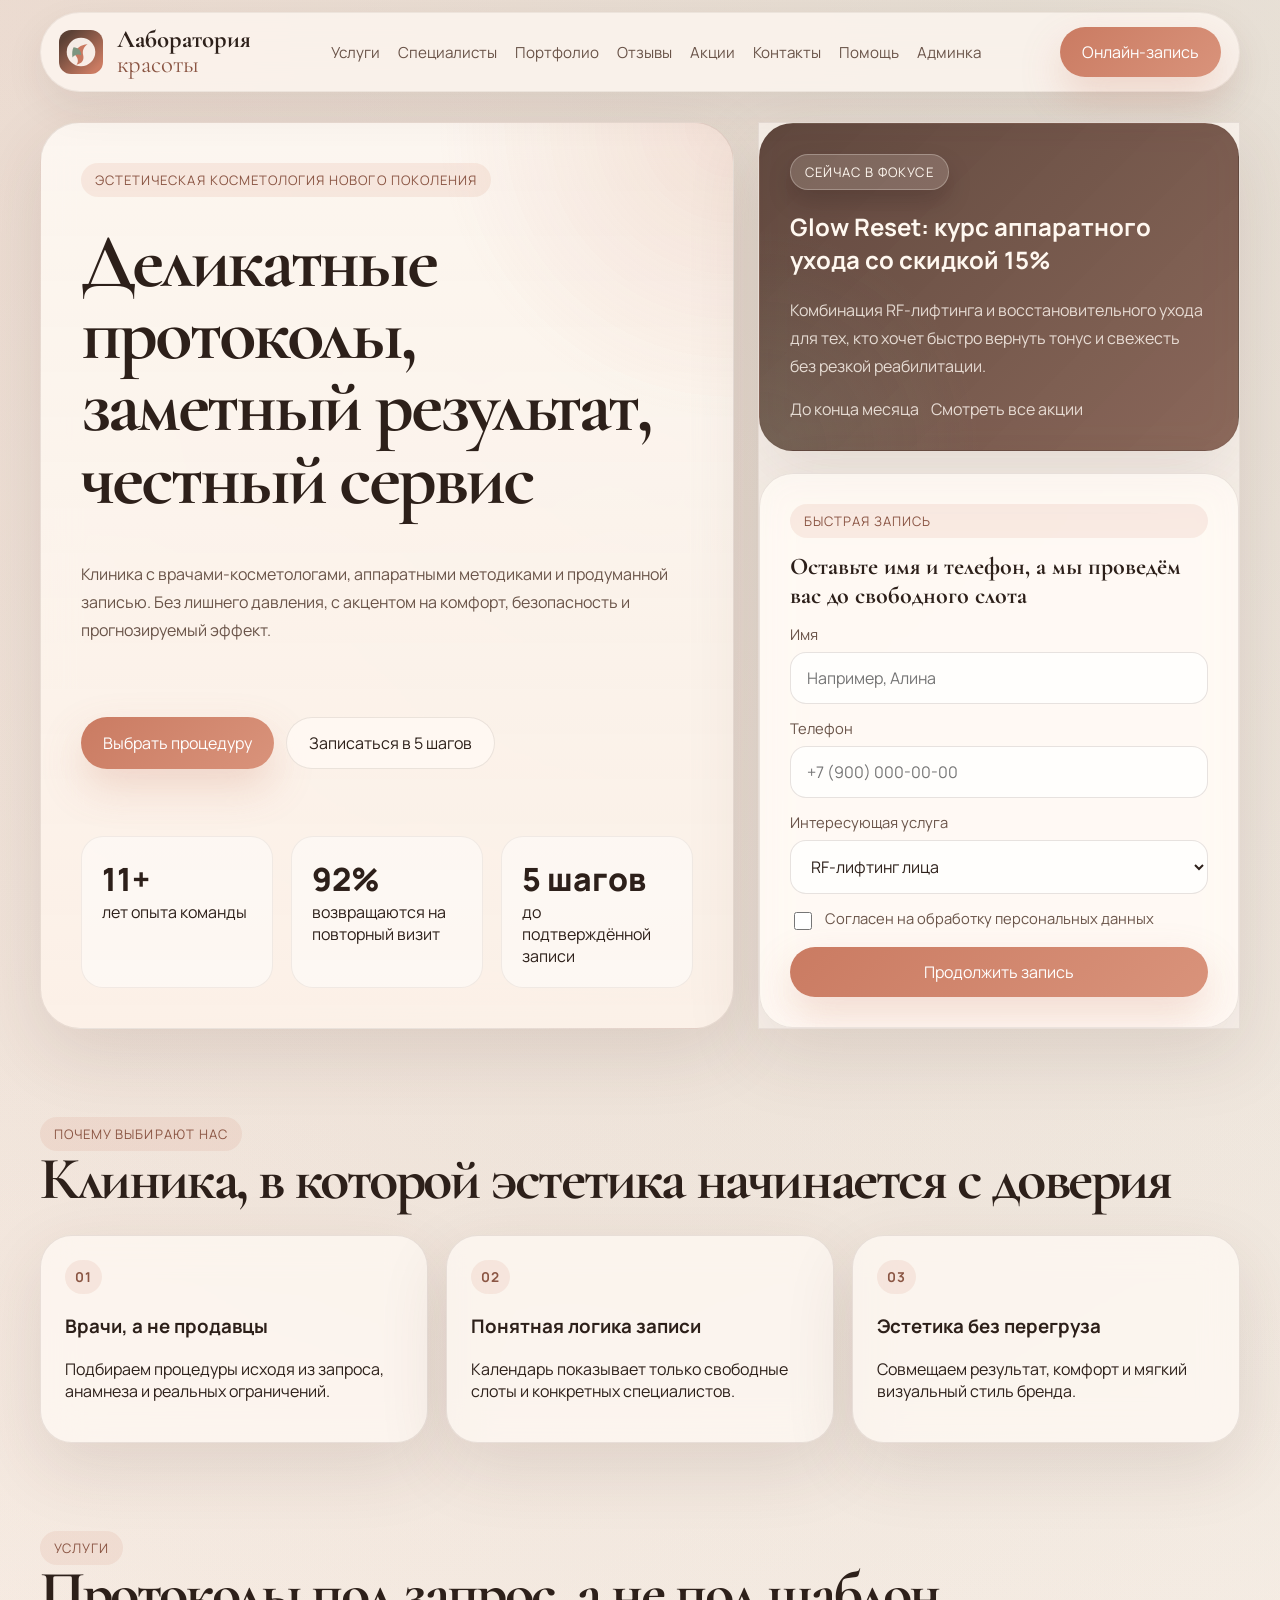
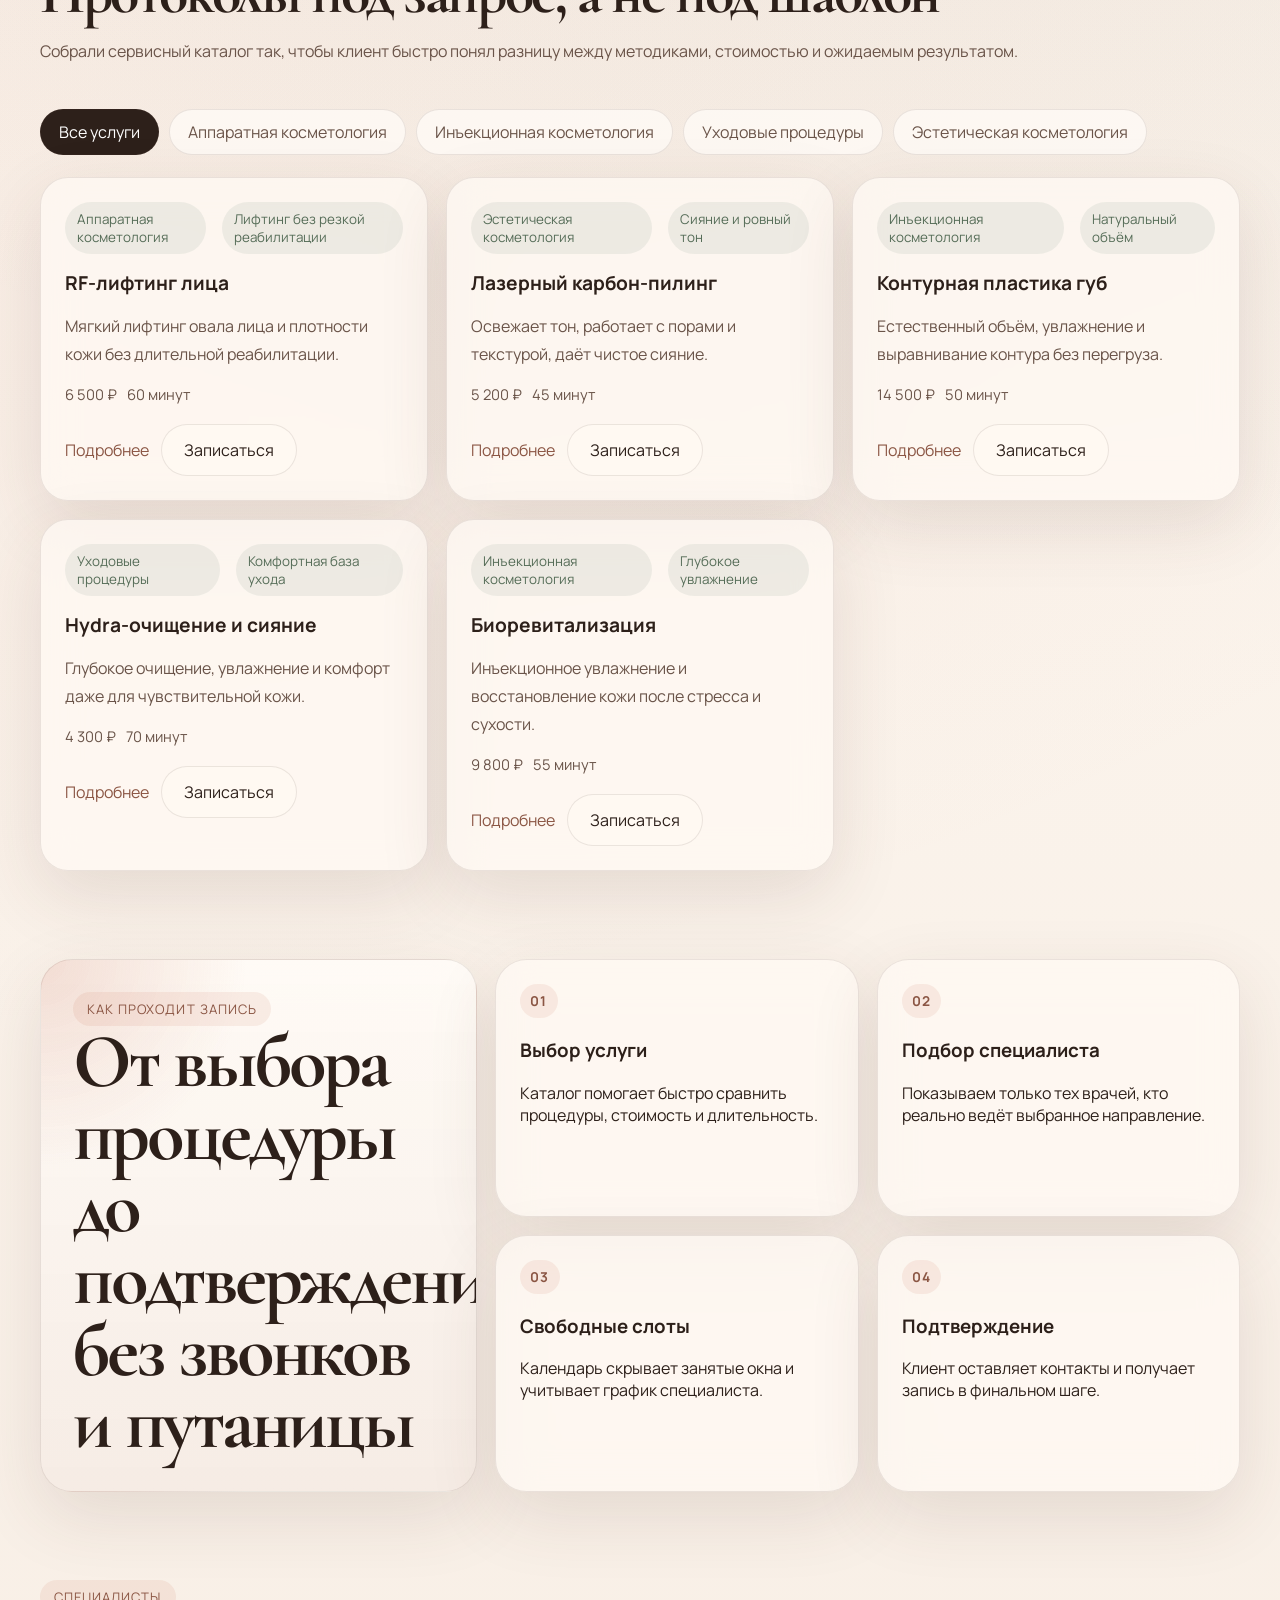
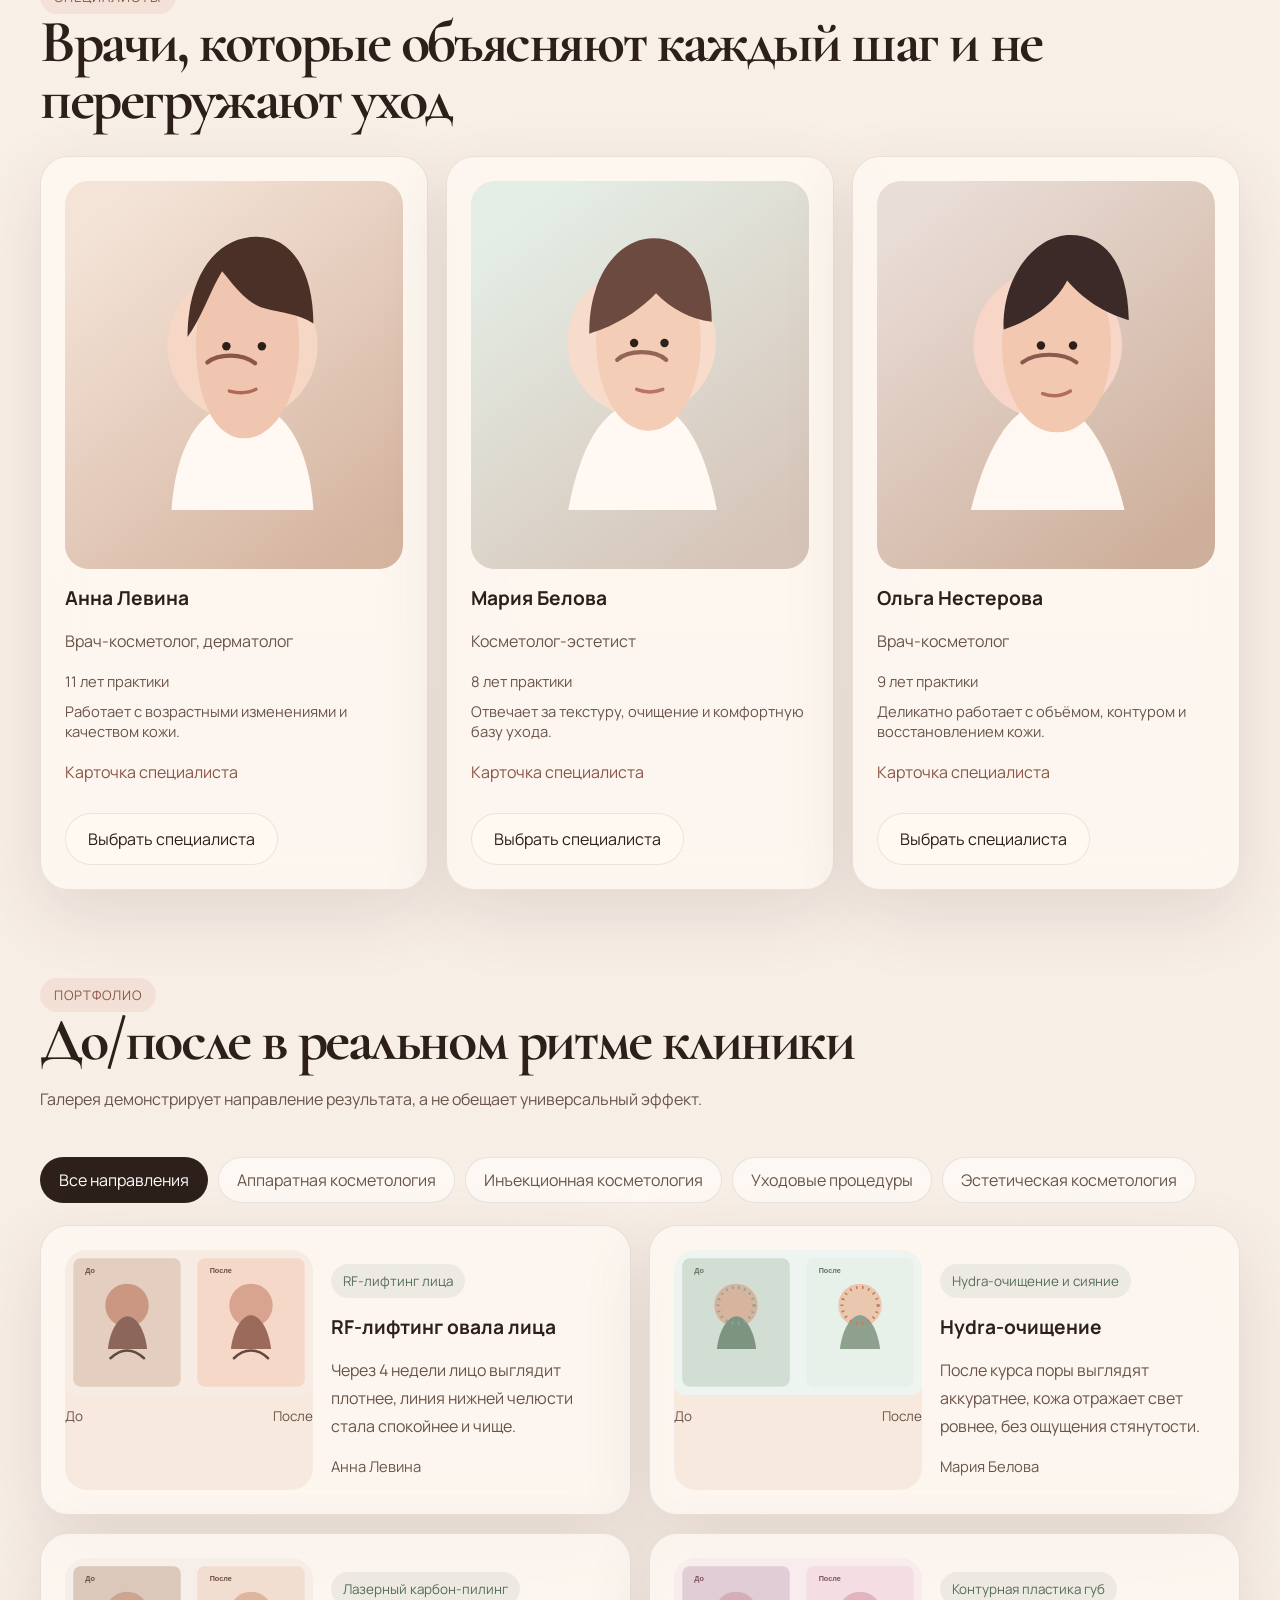
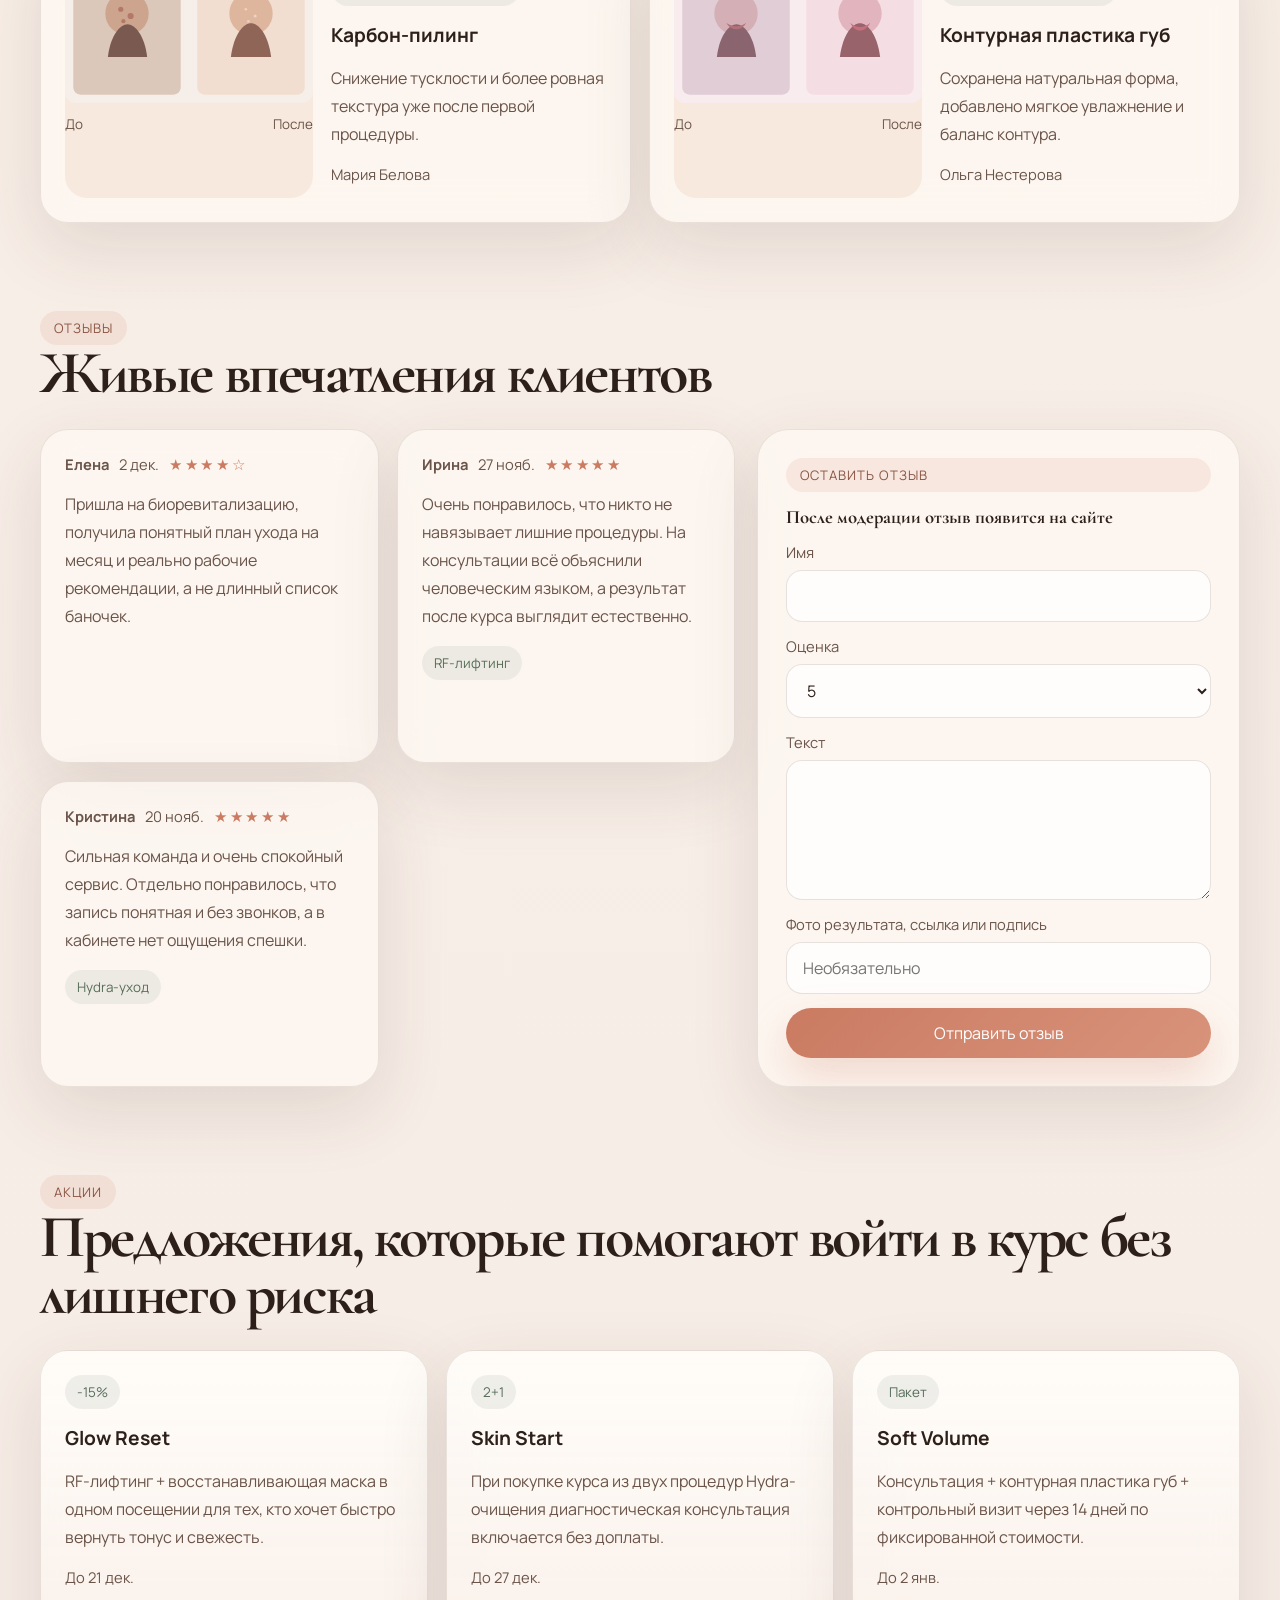
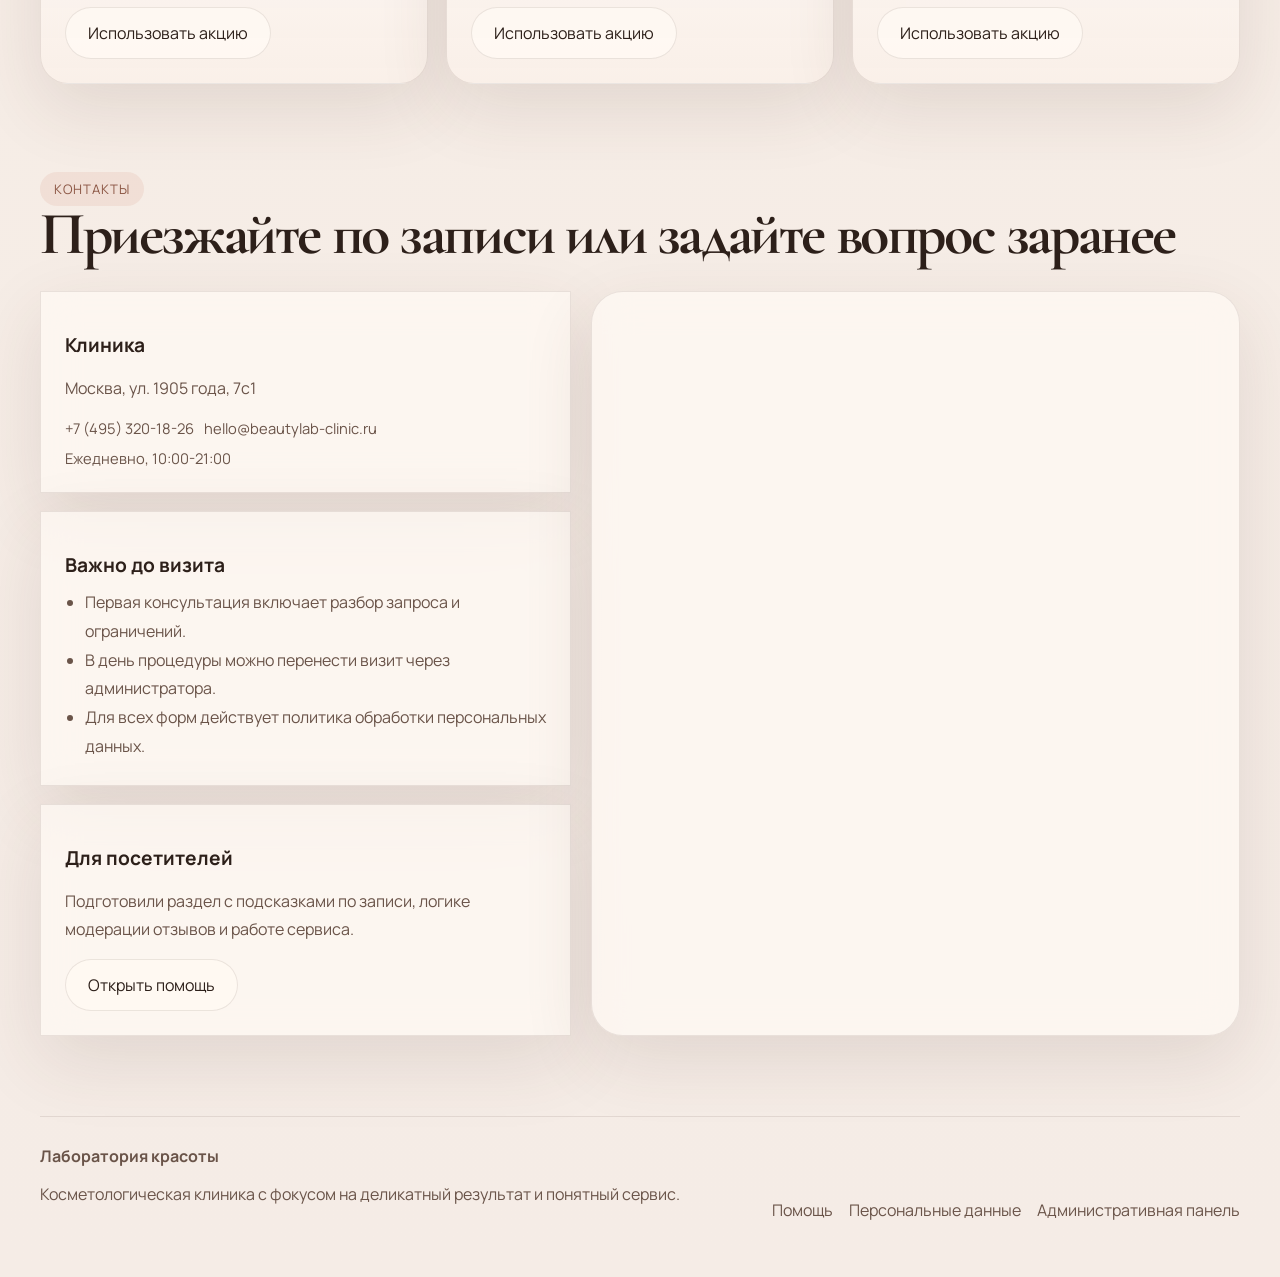
<file: index.html>
<!DOCTYPE html>
<html lang="ru">
  <head>
    <meta charset="UTF-8" />
    <meta name="viewport" content="width=device-width, initial-scale=1.0" />
    <title>Лаборатория красоты</title>
    <meta
      name="description"
      content="Сайт косметологической клиники «Лаборатория красоты»: услуги, специалисты, акции, портфолио и онлайн-запись."
    />
    <link rel="stylesheet" href="./assets/styles/main.css" />
  </head>
  <body>
    <div class="page-noise" aria-hidden="true"></div>
    <div id="siteShell"></div>

    <script src="./assets/js/data.js" defer></script>
    <script src="./assets/js/store.js" defer></script>
    <script src="./assets/js/home-shell.js" defer></script>
    <script src="./assets/js/home-helpers.js" defer></script>
    <script src="./assets/js/app.js" defer></script>
  </body>
</html>
</file>
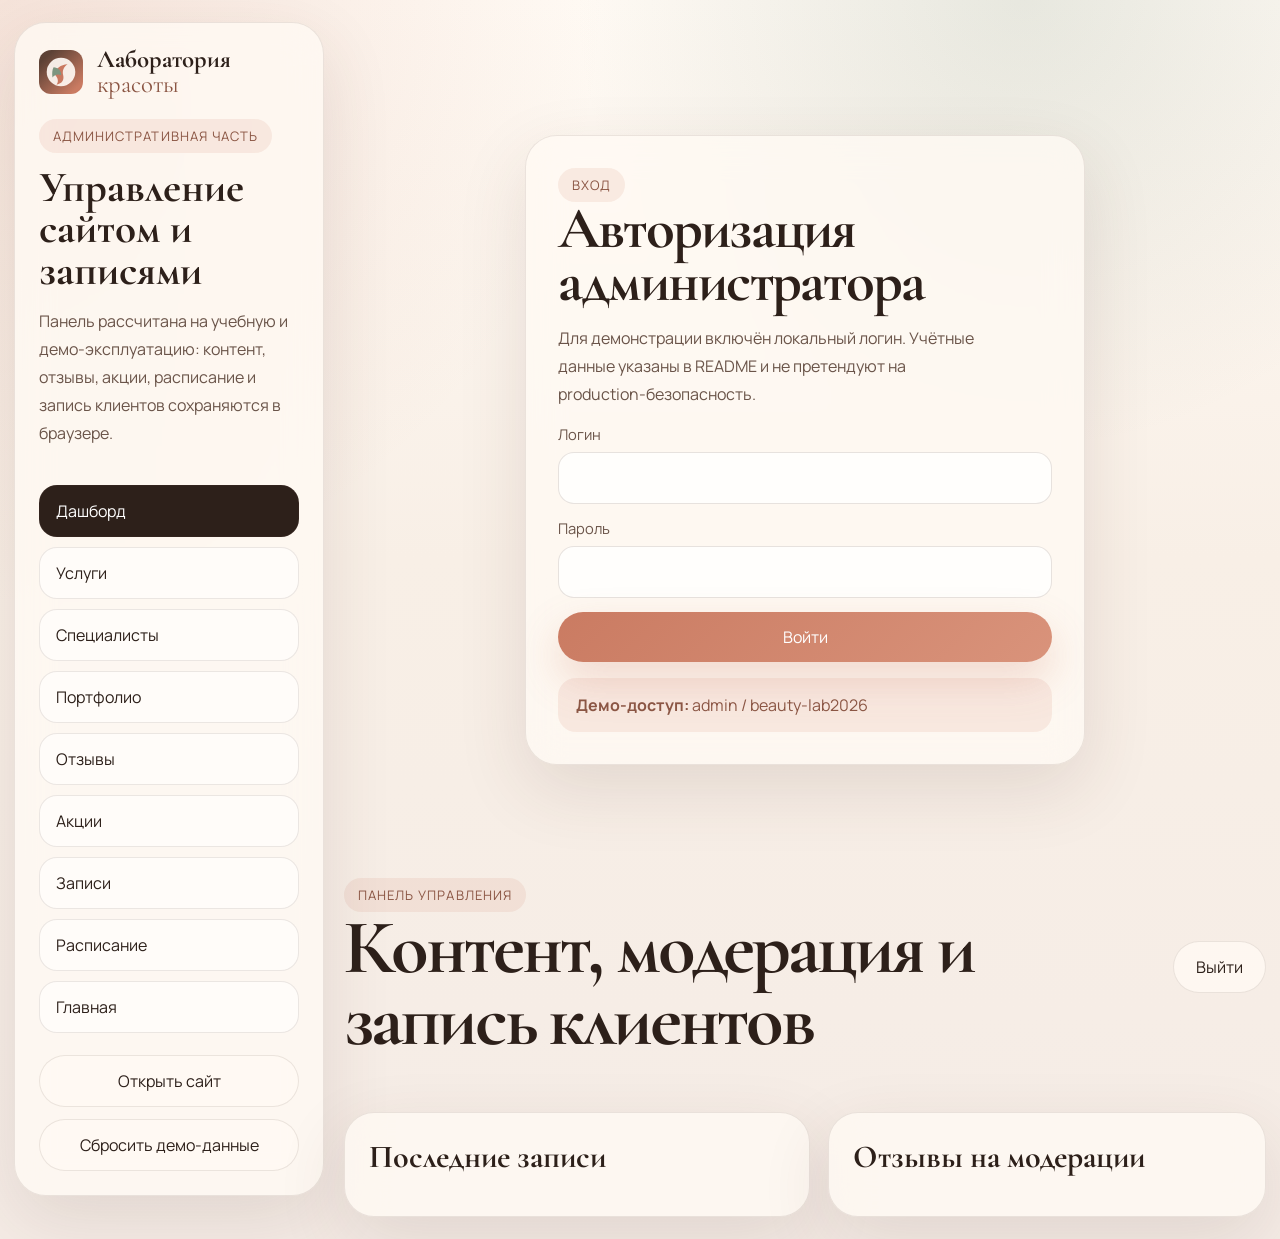
<file: admin.html>
<!DOCTYPE html>
<html lang="ru">
  <head>
    <meta charset="UTF-8" />
    <meta name="viewport" content="width=device-width, initial-scale=1.0" />
    <title>Админка | Лаборатория красоты</title>
    <meta
      name="description"
      content="Административная панель косметологической клиники «Лаборатория красоты»."
    />
    <link rel="stylesheet" href="./assets/styles/main.css" />
    <link rel="stylesheet" href="./assets/styles/admin.css" />
  </head>
  <body class="admin-body">
    <div class="admin-shell">
      <aside class="admin-sidebar">
        <a class="brand" href="./index.html">
          <img src="./assets/media/logo.svg" alt="" />
          <span>
            <strong>Лаборатория</strong>
            <em>красоты</em>
          </span>
        </a>

        <div class="sidebar-copy">
          <span class="section-tag">Административная часть</span>
          <h1>Управление сайтом и записями</h1>
          <p>
            Панель рассчитана на учебную и демо-эксплуатацию: контент, отзывы, акции, расписание
            и запись клиентов сохраняются в браузере.
          </p>
        </div>

        <nav class="admin-nav" id="adminNav">
          <button class="admin-nav-link is-active" type="button" data-panel-target="dashboard">
            Дашборд
          </button>
          <button class="admin-nav-link" type="button" data-panel-target="services">Услуги</button>
          <button class="admin-nav-link" type="button" data-panel-target="specialists">
            Специалисты
          </button>
          <button class="admin-nav-link" type="button" data-panel-target="portfolio">
            Портфолио
          </button>
          <button class="admin-nav-link" type="button" data-panel-target="reviews">Отзывы</button>
          <button class="admin-nav-link" type="button" data-panel-target="promotions">Акции</button>
          <button class="admin-nav-link" type="button" data-panel-target="appointments">
            Записи
          </button>
          <button class="admin-nav-link" type="button" data-panel-target="schedule">
            Расписание
          </button>
          <button class="admin-nav-link" type="button" data-panel-target="homepage">Главная</button>
        </nav>

        <div class="sidebar-actions">
          <a class="button button-secondary" href="./index.html">Открыть сайт</a>
          <button class="button button-secondary" id="resetDemoData" type="button">
            Сбросить демо-данные
          </button>
        </div>
      </aside>

      <main class="admin-main">
        <section class="login-screen" id="loginScreen">
          <div class="login-card">
            <div class="section-tag">Вход</div>
            <h2>Авторизация администратора</h2>
            <p>
              Для демонстрации включён локальный логин. Учётные данные указаны в README и не
              претендуют на production-безопасность.
            </p>

            <form id="loginForm" class="admin-form">
              <label>
                <span>Логин</span>
                <input type="text" name="username" required />
              </label>

              <label>
                <span>Пароль</span>
                <input type="password" name="password" required />
              </label>

              <button class="button button-primary" type="submit">Войти</button>
            </form>

            <div class="login-hint">
              <strong>Демо-доступ:</strong>
              <span>admin / beauty-lab2026</span>
            </div>
          </div>
        </section>

        <section class="admin-app" id="adminApp" hidden>
          <header class="admin-topbar">
            <div>
              <div class="section-tag">Панель управления</div>
              <h2>Контент, модерация и запись клиентов</h2>
            </div>
            <button class="button button-secondary" id="logoutButton" type="button">
              Выйти
            </button>
          </header>

          <section class="admin-panel is-active" data-panel="dashboard">
            <div class="stats-grid" id="dashboardStats"></div>
            <div class="dashboard-grid">
              <article class="admin-card">
                <div class="card-head">
                  <h3>Последние записи</h3>
                </div>
                <div id="recentAppointments"></div>
              </article>

              <article class="admin-card">
                <div class="card-head">
                  <h3>Отзывы на модерации</h3>
                </div>
                <div id="pendingReviews"></div>
              </article>
            </div>
          </section>

          <section class="admin-panel" data-panel="services">
            <div class="two-column-admin">
              <article class="admin-card">
                <div class="card-head">
                  <h3>Добавить или редактировать услугу</h3>
                </div>

                <form class="admin-form" id="serviceForm">
                  <input type="hidden" name="id" />
                  <label>
                    <span>Название</span>
                    <input type="text" name="name" required />
                  </label>

                  <label>
                    <span>Категория</span>
                    <select name="categoryId" id="serviceCategorySelect" required></select>
                  </label>

                  <div class="compact-grid">
                    <label>
                      <span>Цена, ₽</span>
                      <input type="number" name="price" min="0" required />
                    </label>
                    <label>
                      <span>Длительность</span>
                      <input type="text" name="duration" required />
                    </label>
                  </div>

                  <label>
                    <span>Короткое описание</span>
                    <textarea name="teaser" rows="3" required></textarea>
                  </label>

                  <label>
                    <span>Описание услуги</span>
                    <textarea name="description" rows="5" required></textarea>
                  </label>

                  <label>
                    <span>Показания, по одному на строку</span>
                    <textarea name="indications" rows="4"></textarea>
                  </label>

                  <label>
                    <span>Противопоказания, по одному на строку</span>
                    <textarea name="contraindications" rows="4"></textarea>
                  </label>

                  <label>
                    <span>Акцент на карточке</span>
                    <input type="text" name="accent" required />
                  </label>

                  <label>
                    <span>Специалисты</span>
                    <select name="specialistIds" id="serviceSpecialistSelect" multiple size="6"></select>
                  </label>

                  <div class="form-actions">
                    <button class="button button-primary" type="submit">Сохранить услугу</button>
                    <button class="button button-secondary" id="serviceCancelEdit" type="button">
                      Очистить форму
                    </button>
                  </div>
                </form>
              </article>

              <div class="stacked-admin">
                <article class="admin-card">
                  <div class="card-head">
                    <h3>Категории услуг</h3>
                  </div>

                  <form class="admin-form" id="categoryForm">
                    <input type="hidden" name="id" />
                    <label>
                      <span>Название категории</span>
                      <input type="text" name="name" required />
                    </label>
                    <label>
                      <span>Описание</span>
                      <textarea name="description" rows="3" required></textarea>
                    </label>
                    <div class="form-actions">
                      <button class="button button-primary" type="submit">Сохранить категорию</button>
                      <button class="button button-secondary" id="categoryCancelEdit" type="button">
                        Очистить форму
                      </button>
                    </div>
                  </form>
                  <div id="categoryList" class="admin-list"></div>
                </article>

                <article class="admin-card">
                  <div class="card-head">
                    <h3>Текущий каталог</h3>
                  </div>
                  <div id="serviceList" class="admin-list"></div>
                </article>
              </div>
            </div>
          </section>

          <section class="admin-panel" data-panel="specialists">
            <div class="two-column-admin">
              <article class="admin-card">
                <div class="card-head">
                  <h3>Карточка специалиста</h3>
                </div>

                <form class="admin-form" id="specialistForm">
                  <input type="hidden" name="id" />
                  <label>
                    <span>ФИО</span>
                    <input type="text" name="name" required />
                  </label>

                  <label>
                    <span>Должность</span>
                    <input type="text" name="role" required />
                  </label>

                  <div class="compact-grid">
                    <label>
                      <span>Стаж, лет</span>
                      <input type="number" name="experience" min="0" required />
                    </label>
                    <label>
                      <span>Короткий тезис</span>
                      <input type="text" name="tagline" required />
                    </label>
                  </div>

                  <label>
                    <span>Описание</span>
                    <textarea name="about" rows="5" required></textarea>
                  </label>

                  <label>
                    <span>Образование и сертификаты, по одному на строку</span>
                    <textarea name="education" rows="5"></textarea>
                  </label>

                  <label>
                    <span>Фокус, по одному на строку</span>
                    <textarea name="focus" rows="4"></textarea>
                  </label>

                  <label>
                    <span>Изображение, ссылка или локальный SVG-путь</span>
                    <input type="text" name="image" required />
                  </label>

                  <div class="form-actions">
                    <button class="button button-primary" type="submit">
                      Сохранить специалиста
                    </button>
                    <button class="button button-secondary" id="specialistCancelEdit" type="button">
                      Очистить форму
                    </button>
                  </div>
                </form>
              </article>

              <article class="admin-card">
                <div class="card-head">
                  <h3>Список специалистов</h3>
                </div>
                <div id="specialistList" class="admin-list"></div>
              </article>
            </div>
          </section>

          <section class="admin-panel" data-panel="portfolio">
            <div class="two-column-admin">
              <article class="admin-card">
                <div class="card-head">
                  <h3>Карточка портфолио</h3>
                </div>

                <form class="admin-form" id="portfolioForm">
                  <input type="hidden" name="id" />

                  <label>
                    <span>Название кейса</span>
                    <input type="text" name="title" required />
                  </label>

                  <label>
                    <span>Услуга</span>
                    <select name="serviceId" id="portfolioServiceSelect" required></select>
                  </label>

                  <label>
                    <span>Специалист</span>
                    <select name="specialistId" id="portfolioSpecialistSelect" required></select>
                  </label>

                  <label>
                    <span>Описание результата</span>
                    <textarea name="summary" rows="4" required></textarea>
                  </label>

                  <label>
                    <span>Изображение, ссылка или локальный SVG-путь</span>
                    <input type="text" name="image" required />
                  </label>

                  <div class="form-actions">
                    <button class="button button-primary" type="submit">Сохранить кейс</button>
                    <button class="button button-secondary" id="portfolioCancelEdit" type="button">
                      Очистить форму
                    </button>
                  </div>
                </form>
              </article>

              <article class="admin-card">
                <div class="card-head">
                  <h3>Галерея работ</h3>
                </div>
                <div id="portfolioList" class="admin-list"></div>
              </article>
            </div>
          </section>

          <section class="admin-panel" data-panel="reviews">
            <article class="admin-card">
              <div class="card-head">
                <h3>Модерация отзывов</h3>
              </div>
              <div id="reviewModerationList" class="admin-list"></div>
            </article>
          </section>

          <section class="admin-panel" data-panel="promotions">
            <div class="two-column-admin">
              <article class="admin-card">
                <div class="card-head">
                  <h3>Акция или спецпредложение</h3>
                </div>

                <form class="admin-form" id="promotionForm">
                  <input type="hidden" name="id" />

                  <label>
                    <span>Название</span>
                    <input type="text" name="title" required />
                  </label>

                  <label>
                    <span>Бейдж</span>
                    <input type="text" name="badge" required />
                  </label>

                  <label>
                    <span>Описание</span>
                    <textarea name="description" rows="5" required></textarea>
                  </label>

                  <label>
                    <span>Условия</span>
                    <textarea name="terms" rows="4" required></textarea>
                  </label>

                  <label>
                    <span>Дата окончания</span>
                    <input type="date" name="validUntil" required />
                  </label>

                  <div class="form-actions">
                    <button class="button button-primary" type="submit">Сохранить акцию</button>
                    <button class="button button-secondary" id="promotionCancelEdit" type="button">
                      Очистить форму
                    </button>
                  </div>
                </form>
              </article>

              <article class="admin-card">
                <div class="card-head">
                  <h3>Текущие акции</h3>
                </div>
                <div id="promotionList" class="admin-list"></div>
              </article>
            </div>
          </section>

          <section class="admin-panel" data-panel="appointments">
            <article class="admin-card">
              <div class="card-head">
                <h3>Все записи</h3>
                <button class="button button-secondary" id="exportAppointments" type="button">
                  Экспорт в CSV
                </button>
              </div>

              <div class="filter-toolbar">
                <label>
                  <span>Статус</span>
                  <select id="appointmentStatusFilter">
                    <option value="all">Все</option>
                    <option value="new">Новые</option>
                    <option value="confirmed">Подтверждённые</option>
                    <option value="cancelled">Отменённые</option>
                  </select>
                </label>

                <label>
                  <span>Специалист</span>
                  <select id="appointmentSpecialistFilter"></select>
                </label>

                <label>
                  <span>Дата</span>
                  <input id="appointmentDateFilter" type="date" />
                </label>
              </div>

              <div id="appointmentTable"></div>
            </article>
          </section>

          <section class="admin-panel" data-panel="schedule">
            <article class="admin-card">
              <div class="card-head">
                <h3>Графики специалистов</h3>
              </div>
              <div id="scheduleList" class="schedule-list"></div>
            </article>
          </section>

          <section class="admin-panel" data-panel="homepage">
            <article class="admin-card">
              <div class="card-head">
                <h3>Контент главной страницы</h3>
              </div>

              <form class="admin-form" id="homepageForm">
                <label>
                  <span>Надзаголовок hero</span>
                  <input type="text" name="eyebrow" required />
                </label>

                <label>
                  <span>Главный заголовок</span>
                  <textarea name="title" rows="3" required></textarea>
                </label>

                <label>
                  <span>Описание</span>
                  <textarea name="text" rows="4" required></textarea>
                </label>

                <div class="compact-grid">
                  <label>
                    <span>Заголовок баннера</span>
                    <input type="text" name="bannerTitle" required />
                  </label>
                  <label>
                    <span>Подпись ссылки</span>
                    <input type="text" name="bannerLinkLabel" required />
                  </label>
                </div>

                <label>
                  <span>Текст баннера</span>
                  <textarea name="bannerText" rows="4" required></textarea>
                </label>

                <label>
                  <span>Преимущества, по одному на строку, формат `Заголовок | Текст`</span>
                  <textarea name="advantages" rows="6" required></textarea>
                </label>

                <div class="form-actions">
                  <button class="button button-primary" type="submit">
                    Сохранить главную страницу
                  </button>
                </div>
              </form>
            </article>
          </section>
        </section>
      </main>
    </div>

    <div class="toast-area" id="adminToastArea" aria-live="polite"></div>

    <script src="./assets/js/data.js" defer></script>
    <script src="./assets/js/store.js" defer></script>
    <script src="./assets/js/admin.js" defer></script>
  </body>
</html>
</file>
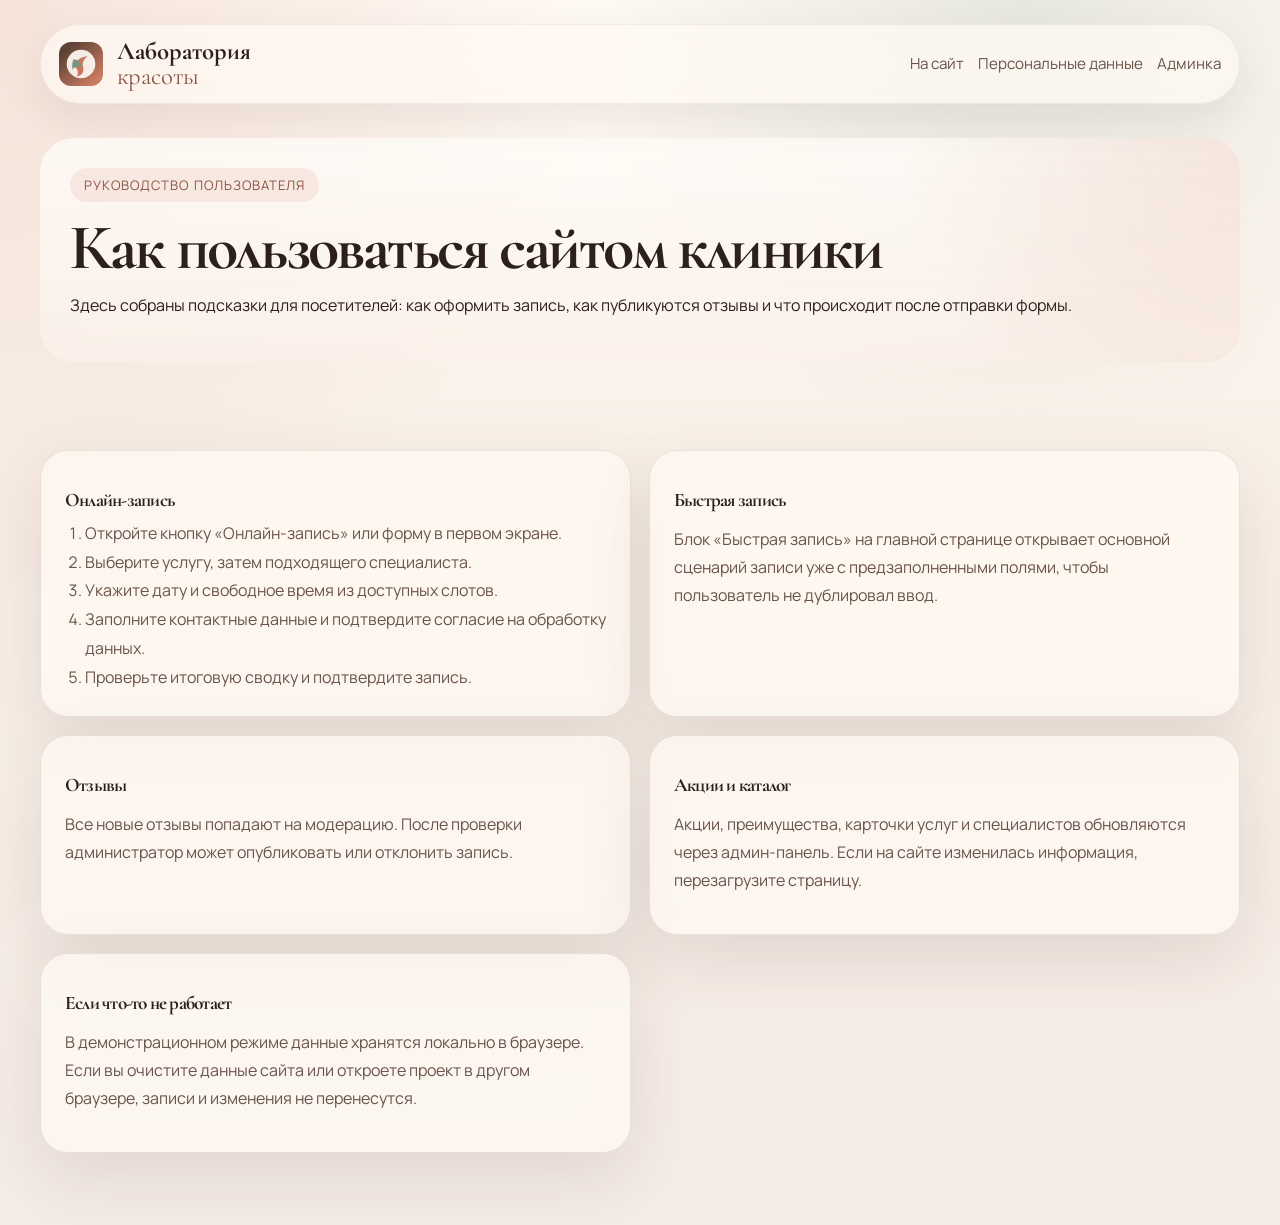
<file: help.html>
<!DOCTYPE html>
<html lang="ru">
  <head>
    <meta charset="UTF-8" />
    <meta name="viewport" content="width=device-width, initial-scale=1.0" />
    <title>Помощь | Лаборатория красоты</title>
    <link rel="stylesheet" href="./assets/styles/main.css" />
  </head>
  <body class="inner-page">
    <div class="page-noise" aria-hidden="true"></div>

    <header class="site-header compact-header">
      <a class="brand" href="./index.html">
        <img src="./assets/media/logo.svg" alt="" />
        <span>
          <strong>Лаборатория</strong>
          <em>красоты</em>
        </span>
      </a>
      <nav class="site-nav compact-nav">
        <a href="./index.html">На сайт</a>
        <a href="./privacy.html">Персональные данные</a>
        <a href="./admin.html">Админка</a>
      </nav>
    </header>

    <main class="inner-main">
      <section class="inner-hero">
        <div class="section-tag">Руководство пользователя</div>
        <h1>Как пользоваться сайтом клиники</h1>
        <p>
          Здесь собраны подсказки для посетителей: как оформить запись, как публикуются отзывы и
          что происходит после отправки формы.
        </p>
      </section>

      <section class="section help-grid">
        <article class="glass-card help-card">
          <h2>Онлайн-запись</h2>
          <ol class="plain-steps">
            <li>Откройте кнопку «Онлайн-запись» или форму в первом экране.</li>
            <li>Выберите услугу, затем подходящего специалиста.</li>
            <li>Укажите дату и свободное время из доступных слотов.</li>
            <li>Заполните контактные данные и подтвердите согласие на обработку данных.</li>
            <li>Проверьте итоговую сводку и подтвердите запись.</li>
          </ol>
        </article>

        <article class="glass-card help-card">
          <h2>Быстрая запись</h2>
          <p>
            Блок «Быстрая запись» на главной странице открывает основной сценарий записи уже с
            предзаполненными полями, чтобы пользователь не дублировал ввод.
          </p>
        </article>

        <article class="glass-card help-card">
          <h2>Отзывы</h2>
          <p>
            Все новые отзывы попадают на модерацию. После проверки администратор может опубликовать
            или отклонить запись.
          </p>
        </article>

        <article class="glass-card help-card">
          <h2>Акции и каталог</h2>
          <p>
            Акции, преимущества, карточки услуг и специалистов обновляются через админ-панель. Если
            на сайте изменилась информация, перезагрузите страницу.
          </p>
        </article>

        <article class="glass-card help-card">
          <h2>Если что-то не работает</h2>
          <p>
            В демонстрационном режиме данные хранятся локально в браузере. Если вы очистите данные
            сайта или откроете проект в другом браузере, записи и изменения не перенесутся.
          </p>
        </article>
      </section>
    </main>
  </body>
</html>
</file>
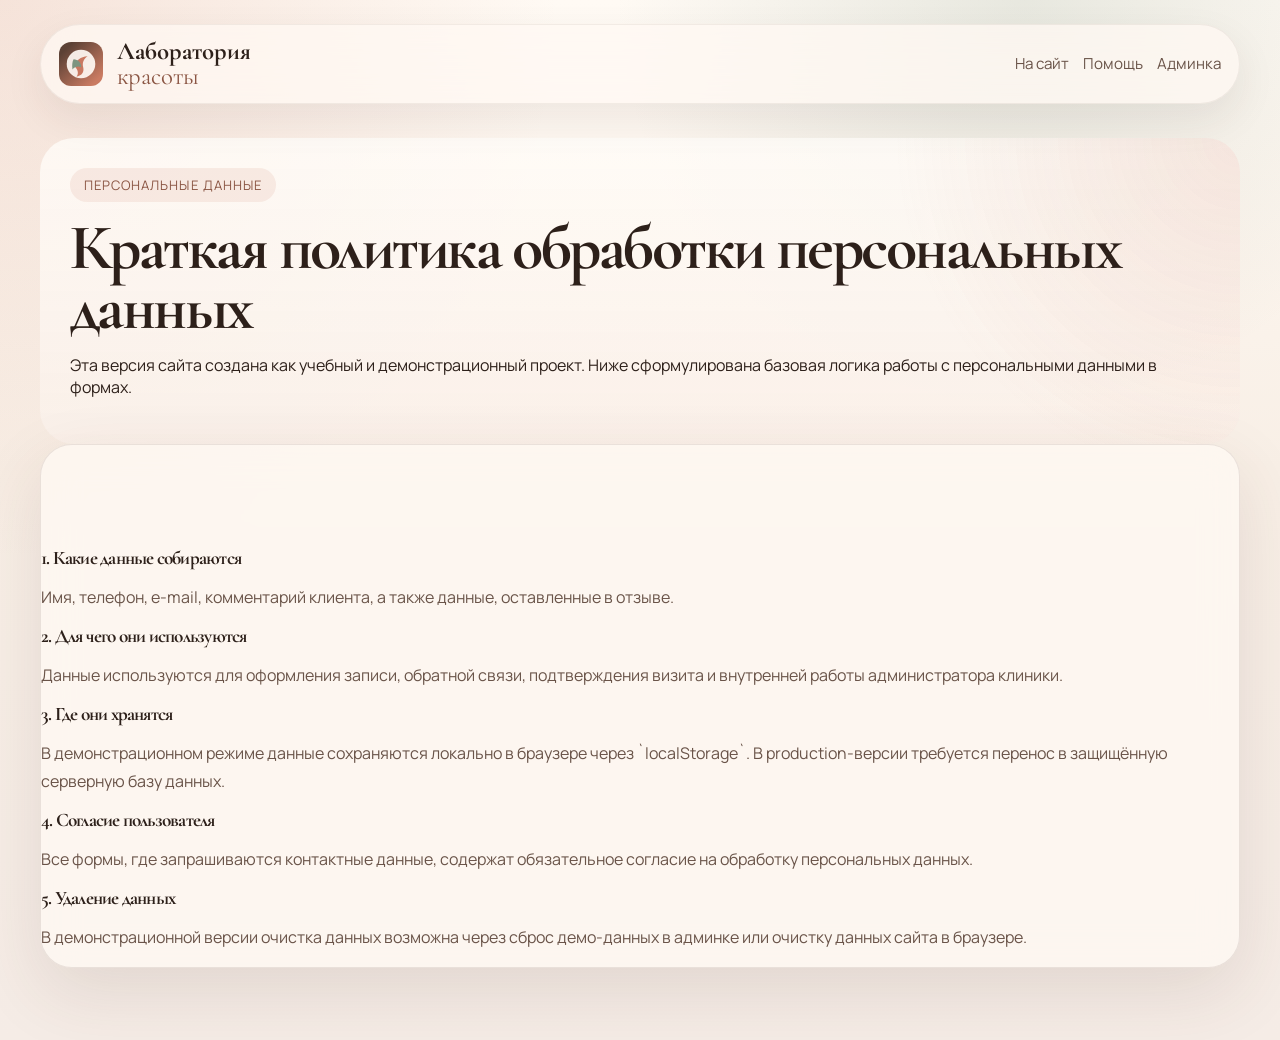
<file: privacy.html>
<!DOCTYPE html>
<html lang="ru">
  <head>
    <meta charset="UTF-8" />
    <meta name="viewport" content="width=device-width, initial-scale=1.0" />
    <title>Политика персональных данных | Лаборатория красоты</title>
    <link rel="stylesheet" href="./assets/styles/main.css" />
  </head>
  <body class="inner-page">
    <div class="page-noise" aria-hidden="true"></div>

    <header class="site-header compact-header">
      <a class="brand" href="./index.html">
        <img src="./assets/media/logo.svg" alt="" />
        <span>
          <strong>Лаборатория</strong>
          <em>красоты</em>
        </span>
      </a>
      <nav class="site-nav compact-nav">
        <a href="./index.html">На сайт</a>
        <a href="./help.html">Помощь</a>
        <a href="./admin.html">Админка</a>
      </nav>
    </header>

    <main class="inner-main">
      <section class="inner-hero">
        <div class="section-tag">Персональные данные</div>
        <h1>Краткая политика обработки персональных данных</h1>
        <p>
          Эта версия сайта создана как учебный и демонстрационный проект. Ниже сформулирована
          базовая логика работы с персональными данными в формах.
        </p>
      </section>

      <section class="section policy-card glass-card">
        <h2>1. Какие данные собираются</h2>
        <p>Имя, телефон, e-mail, комментарий клиента, а также данные, оставленные в отзыве.</p>

        <h2>2. Для чего они используются</h2>
        <p>
          Данные используются для оформления записи, обратной связи, подтверждения визита и
          внутренней работы администратора клиники.
        </p>

        <h2>3. Где они хранятся</h2>
        <p>
          В демонстрационном режиме данные сохраняются локально в браузере через `localStorage`. В
          production-версии требуется перенос в защищённую серверную базу данных.
        </p>

        <h2>4. Согласие пользователя</h2>
        <p>
          Все формы, где запрашиваются контактные данные, содержат обязательное согласие на
          обработку персональных данных.
        </p>

        <h2>5. Удаление данных</h2>
        <p>
          В демонстрационной версии очистка данных возможна через сброс демо-данных в админке или
          очистку данных сайта в браузере.
        </p>
      </section>
    </main>
  </body>
</html>
</file>
<file: assets/styles/main.css>
@import url("https://fonts.googleapis.com/css2?family=Cormorant+Garamond:wght@500;600;700&family=Manrope:wght@400;500;600;700;800&display=swap");

:root {
  --bg: #f7f0e8;
  --bg-2: #fffaf4;
  --surface: rgba(255, 250, 244, 0.72);
  --surface-strong: #fff9f3;
  --surface-muted: rgba(96, 74, 63, 0.07);
  --line: rgba(95, 70, 58, 0.12);
  --line-strong: rgba(95, 70, 58, 0.2);
  --text: #2d201a;
  --text-soft: #6a5449;
  --accent: #ca7b62;
  --accent-dark: #8b5644;
  --accent-soft: #f4d7cb;
  --sage: #7d9580;
  --shadow: 0 24px 70px rgba(86, 53, 44, 0.12);
  --radius-xl: 32px;
  --radius-lg: 24px;
  --radius-md: 18px;
  --radius-sm: 14px;
  --container: min(1200px, calc(100vw - 40px));
}

*,
*::before,
*::after {
  box-sizing: border-box;
}

html {
  scroll-behavior: smooth;
}

body {
  margin: 0;
  font-family: "Manrope", "Segoe UI", sans-serif;
  color: var(--text);
  background:
    radial-gradient(circle at top left, rgba(202, 123, 98, 0.18), transparent 34%),
    radial-gradient(circle at 80% 0%, rgba(125, 149, 128, 0.18), transparent 28%),
    linear-gradient(180deg, #fffaf4 0%, #f8efe6 45%, #f5ece6 100%);
  min-height: 100vh;
}

img {
  display: block;
  max-width: 100%;
}

a {
  color: inherit;
  text-decoration: none;
}

button,
input,
textarea,
select {
  font: inherit;
}

button {
  cursor: pointer;
}

.page-noise {
  position: fixed;
  inset: 0;
  pointer-events: none;
  background-image:
    linear-gradient(rgba(255, 255, 255, 0.04) 1px, transparent 1px),
    linear-gradient(90deg, rgba(255, 255, 255, 0.04) 1px, transparent 1px);
  background-size: 32px 32px;
  mask-image: radial-gradient(circle at center, black, transparent 85%);
  opacity: 0.45;
}

.site-header,
.section,
.site-footer,
.inner-main {
  width: var(--container);
  margin-inline: auto;
}

.site-header {
  position: sticky;
  top: 12px;
  z-index: 30;
  margin-top: 12px;
  padding: 14px 18px;
  display: flex;
  align-items: center;
  gap: 18px;
  justify-content: space-between;
  background: rgba(255, 249, 243, 0.74);
  border: 1px solid rgba(95, 70, 58, 0.08);
  backdrop-filter: blur(18px);
  border-radius: 999px;
  box-shadow: 0 16px 40px rgba(68, 43, 33, 0.08);
}

.compact-header {
  position: relative;
  top: 0;
  margin-top: 24px;
}

.brand {
  display: inline-flex;
  align-items: center;
  gap: 14px;
  min-width: 0;
}

.brand img {
  width: 44px;
  height: 44px;
}

.brand span {
  display: grid;
  line-height: 1;
}

.brand strong,
.brand em {
  font-style: normal;
  font-family: "Cormorant Garamond", Georgia, serif;
  font-size: 1.55rem;
}

.brand em {
  color: var(--accent-dark);
}

.site-nav {
  display: flex;
  align-items: center;
  gap: 18px;
  color: var(--text-soft);
  font-size: 0.95rem;
}

.site-nav a {
  transition: color 0.2s ease, transform 0.2s ease;
}

.site-nav a:hover,
.site-nav a:focus-visible {
  color: var(--text);
  transform: translateY(-1px);
}

.compact-nav {
  gap: 14px;
}

.nav-toggle {
  display: none;
  border: 1px solid var(--line);
  background: var(--surface-strong);
  color: var(--text);
  border-radius: 999px;
  padding: 10px 14px;
}

.button {
  border: 0;
  border-radius: 999px;
  padding: 14px 22px;
  display: inline-flex;
  align-items: center;
  justify-content: center;
  gap: 8px;
  transition: transform 0.2s ease, box-shadow 0.2s ease, background 0.2s ease;
}

.button:hover,
.button:focus-visible {
  transform: translateY(-2px);
}

.button-primary {
  background: linear-gradient(135deg, var(--accent) 0%, #d9937b 100%);
  color: white;
  box-shadow: 0 18px 40px rgba(202, 123, 98, 0.25);
}

.button-secondary {
  background: rgba(255, 249, 243, 0.84);
  color: var(--text);
  border: 1px solid var(--line);
}

.button-header {
  flex-shrink: 0;
}

.hero {
  width: var(--container);
  margin: 30px auto 0;
  display: grid;
  grid-template-columns: minmax(0, 1.18fr) minmax(320px, 0.82fr);
  gap: 24px;
  align-items: stretch;
}

.hero-copy,
.hero-panel,
.glass-card,
.promo-card,
.story-card,
.step-card,
.service-card,
.specialist-card,
.portfolio-card,
.review-card,
.promotion-card,
.contact-card,
.map-card,
.policy-card {
  position: relative;
  overflow: hidden;
  border: 1px solid var(--line);
  background: var(--surface);
  backdrop-filter: blur(18px);
  box-shadow: var(--shadow);
}

.hero-copy {
  padding: 40px;
  border-radius: 40px;
  min-height: 620px;
  display: flex;
  flex-direction: column;
  justify-content: space-between;
  background:
    radial-gradient(circle at top right, rgba(202, 123, 98, 0.18), transparent 26%),
    linear-gradient(180deg, rgba(255, 250, 244, 0.86) 0%, rgba(255, 244, 235, 0.78) 100%);
}

.eyebrow,
.section-tag,
.promo-badge {
  display: inline-flex;
  align-items: center;
  align-self: flex-start;
  border-radius: 999px;
  background: rgba(202, 123, 98, 0.12);
  color: var(--accent-dark);
  padding: 8px 14px;
  font-size: 0.82rem;
  letter-spacing: 0.08em;
  text-transform: uppercase;
}

.hero h1,
.section h2,
.inner-hero h1,
.login-card h2,
.admin-topbar h2 {
  margin: 0;
  font-family: "Cormorant Garamond", Georgia, serif;
  font-size: clamp(3rem, 6vw, 5.6rem);
  line-height: 0.94;
  letter-spacing: -0.04em;
}

.hero p,
.section-head p,
.service-card p,
.specialist-card p,
.portfolio-card p,
.promotion-card p,
.review-card p,
.contact-card p,
.help-card p,
.policy-card p,
.login-card p {
  color: var(--text-soft);
  line-height: 1.75;
}

.hero-actions {
  display: flex;
  flex-wrap: wrap;
  gap: 12px;
  margin-top: 28px;
}

.hero-metrics,
.advantage-grid,
.service-grid,
.specialist-grid,
.portfolio-grid,
.promotion-grid,
.stats-grid {
  display: grid;
  gap: 18px;
}

.hero-metrics {
  grid-template-columns: repeat(3, minmax(0, 1fr));
  margin-top: 38px;
}

.metric-card {
  padding: 20px;
  border-radius: 22px;
  background: rgba(255, 255, 255, 0.44);
  border: 1px solid rgba(95, 70, 58, 0.08);
}

.metric-card strong,
.stat-card strong {
  display: block;
  font-size: 2rem;
  font-weight: 800;
}

.hero-panel {
  display: grid;
  gap: 22px;
}

.promo-card-main,
.quick-form,
.inner-hero,
.login-card,
.policy-card {
  border-radius: 34px;
  padding: 30px;
}

.promo-card-main {
  min-height: 240px;
  background:
    radial-gradient(circle at bottom left, rgba(125, 149, 128, 0.2), transparent 38%),
    linear-gradient(135deg, rgba(82, 56, 46, 0.92), rgba(123, 84, 69, 0.88));
  color: #fff8f0;
}

.promo-card-main .promo-badge {
  background: rgba(255, 248, 240, 0.16);
  color: #fff8f0;
  border: 1px solid rgba(255, 248, 240, 0.28);
  box-shadow: 0 12px 24px rgba(20, 12, 10, 0.18);
}

.promo-card-main p,
.promo-card-main a,
.promo-card-main .promo-meta {
  color: rgba(255, 248, 240, 0.82);
}

.promo-meta {
  display: flex;
  flex-wrap: wrap;
  gap: 12px;
  margin-top: 18px;
}

.quick-form {
  display: grid;
  gap: 14px;
}

.quick-form h2,
.review-form h3,
.inner-hero h1,
.policy-card h2,
.help-card h2 {
  margin: 0;
  font-family: "Cormorant Garamond", Georgia, serif;
}

label {
  display: grid;
  gap: 8px;
}

label span {
  font-size: 0.92rem;
  color: var(--text-soft);
}

input,
textarea,
select {
  width: 100%;
  border: 1px solid rgba(95, 70, 58, 0.15);
  border-radius: 16px;
  padding: 14px 16px;
  background: rgba(255, 255, 255, 0.76);
  color: var(--text);
}

input:focus-visible,
textarea:focus-visible,
select:focus-visible,
.button:focus-visible,
.nav-toggle:focus-visible,
.chip-button:focus-visible,
.action-link:focus-visible {
  outline: 2px solid rgba(202, 123, 98, 0.5);
  outline-offset: 2px;
}

.checkbox {
  grid-template-columns: auto 1fr;
  gap: 10px;
  align-items: start;
}

.checkbox input {
  margin-top: 4px;
  width: 18px;
  height: 18px;
}

.section {
  padding: 88px 0 0;
}

.section-head {
  display: flex;
  justify-content: space-between;
  gap: 24px;
  align-items: end;
  margin-bottom: 28px;
}

.section-head h2 {
  font-size: clamp(2.6rem, 4.7vw, 4rem);
}

.advantage-grid {
  grid-template-columns: repeat(3, minmax(0, 1fr));
}

.advantage-card,
.step-card,
.review-card,
.promotion-card,
.help-card {
  padding: 24px;
  border-radius: var(--radius-xl);
}

.advantage-card strong,
.step-card strong {
  display: inline-flex;
  font-size: 0.85rem;
  letter-spacing: 0.08em;
  color: var(--accent-dark);
  background: rgba(202, 123, 98, 0.12);
  padding: 8px 10px;
  border-radius: 999px;
}

.filter-bar {
  display: flex;
  flex-wrap: wrap;
  gap: 10px;
  margin-bottom: 22px;
}

.chip-button {
  border: 1px solid var(--line);
  background: rgba(255, 252, 248, 0.76);
  color: var(--text-soft);
  border-radius: 999px;
  padding: 11px 18px;
}

.chip-button.is-active {
  background: var(--text);
  color: #fff;
}

.service-grid {
  grid-template-columns: repeat(3, minmax(0, 1fr));
}

.service-card,
.specialist-card,
.portfolio-card,
.promotion-card,
.review-card {
  padding: 24px;
  border-radius: 28px;
}

.card-topline {
  display: flex;
  justify-content: space-between;
  gap: 16px;
  align-items: start;
}

.pill,
.tagline-pill {
  display: inline-flex;
  align-items: center;
  border-radius: 999px;
  padding: 8px 12px;
  background: rgba(125, 149, 128, 0.12);
  color: #566d58;
  font-size: 0.84rem;
}

.service-card h3,
.specialist-card h3,
.portfolio-card h3,
.promotion-card h3,
.review-card h3,
.contact-card h3,
.help-card h2,
.policy-card h2 {
  margin: 16px 0 10px;
  font-size: 1.2rem;
}

.service-meta,
.specialist-meta,
.review-meta,
.contact-list {
  display: flex;
  flex-wrap: wrap;
  gap: 10px;
  color: var(--text-soft);
  font-size: 0.92rem;
}

.card-actions {
  display: flex;
  flex-wrap: wrap;
  gap: 12px;
  margin-top: 20px;
}

.action-link {
  display: inline-flex;
  align-items: center;
  gap: 8px;
  color: var(--accent-dark);
  border: 0;
  background: transparent;
  padding: 0;
}

.narrative-strip {
  display: grid;
  grid-template-columns: minmax(0, 0.74fr) minmax(0, 1.26fr);
  gap: 18px;
  align-items: stretch;
}

.story-card {
  padding: 32px;
  border-radius: 32px;
  background:
    radial-gradient(circle at top left, rgba(202, 123, 98, 0.24), transparent 30%),
    linear-gradient(180deg, rgba(255, 252, 248, 0.86), rgba(245, 235, 228, 0.9));
}

.step-grid {
  display: grid;
  grid-template-columns: repeat(2, minmax(0, 1fr));
  gap: 18px;
}

.specialist-grid {
  grid-template-columns: repeat(3, minmax(0, 1fr));
}

.specialist-portrait {
  border-radius: 24px;
  overflow: hidden;
  min-height: 250px;
  background: linear-gradient(180deg, rgba(240, 227, 214, 0.8), rgba(226, 207, 191, 0.95));
}

.specialist-portrait img,
.portfolio-visual img {
  width: 100%;
  height: 100%;
  object-fit: cover;
}

.specialist-card .button {
  margin-top: 18px;
}

.portfolio-grid {
  grid-template-columns: repeat(2, minmax(0, 1fr));
}

.portfolio-card {
  display: grid;
  grid-template-columns: minmax(240px, 0.95fr) minmax(0, 1.05fr);
  gap: 18px;
  align-items: center;
}

.portfolio-visual {
  min-height: 240px;
  border-radius: 22px;
  overflow: hidden;
  background: rgba(244, 220, 204, 0.5);
}

.before-after-labels {
  display: flex;
  justify-content: space-between;
  margin-top: 12px;
  color: var(--text-soft);
  font-size: 0.84rem;
}

.review-layout {
  display: grid;
  grid-template-columns: minmax(0, 1.18fr) minmax(320px, 0.82fr);
  gap: 22px;
}

.review-grid {
  display: grid;
  grid-template-columns: repeat(2, minmax(0, 1fr));
  gap: 18px;
}

.stars {
  color: var(--accent);
  letter-spacing: 0.18em;
  font-size: 0.92rem;
}

.review-form {
  padding: 28px;
  border-radius: 32px;
  display: grid;
  gap: 14px;
}

.promotion-grid {
  grid-template-columns: repeat(3, minmax(0, 1fr));
}

.promotion-card {
  background:
    linear-gradient(180deg, rgba(255, 253, 250, 0.92), rgba(250, 240, 233, 0.88));
}

.contact-section {
  padding-bottom: 80px;
}

.contact-layout {
  display: grid;
  grid-template-columns: minmax(300px, 0.9fr) minmax(0, 1.1fr);
  gap: 20px;
}

.contact-stack {
  display: grid;
  gap: 18px;
}

.contact-card {
  padding: 24px;
}

.plain-list,
.plain-steps {
  margin: 0;
  padding-left: 20px;
  color: var(--text-soft);
  line-height: 1.8;
}

.map-card {
  border-radius: 32px;
  overflow: hidden;
  min-height: 520px;
}

.map-card iframe {
  width: 100%;
  height: 100%;
  border: 0;
  min-height: 520px;
}

.site-footer {
  padding: 0 0 56px;
  display: flex;
  justify-content: space-between;
  align-items: flex-end;
  gap: 24px;
  color: var(--text-soft);
  border-top: 1px solid rgba(95, 70, 58, 0.12);
  padding-top: 28px;
}

.footer-links {
  display: flex;
  gap: 16px;
  flex-wrap: wrap;
  justify-content: flex-end;
  align-self: flex-end;
}

.modal {
  position: fixed;
  inset: 0;
  display: none;
  place-items: center;
  z-index: 60;
}

.modal.is-open {
  display: grid;
}

.modal-backdrop {
  position: absolute;
  inset: 0;
  background: rgba(29, 21, 18, 0.44);
  backdrop-filter: blur(8px);
}

.modal-card {
  position: relative;
  z-index: 1;
  width: min(920px, calc(100vw - 28px));
  max-height: calc(100vh - 32px);
  overflow: auto;
  border-radius: 32px;
  border: 1px solid rgba(255, 255, 255, 0.25);
  background: rgba(255, 249, 243, 0.96);
  box-shadow: 0 30px 90px rgba(31, 22, 18, 0.24);
}

.detail-card,
.booking-card {
  padding: 28px;
}

.modal-close {
  position: sticky;
  top: 0;
  margin-left: auto;
  display: flex;
  border: 0;
  background: transparent;
  color: var(--text-soft);
}

.detail-layout {
  display: grid;
  gap: 24px;
}

.detail-hero {
  display: grid;
  grid-template-columns: minmax(220px, 0.9fr) minmax(0, 1.1fr);
  gap: 20px;
  align-items: start;
}

.detail-visual {
  border-radius: 24px;
  overflow: hidden;
  background: rgba(244, 220, 204, 0.55);
  min-height: 260px;
}

.detail-copy h2,
.booking-stage h2 {
  margin: 0 0 12px;
  font-family: "Cormorant Garamond", Georgia, serif;
  font-size: 2.2rem;
}

.detail-grid,
.summary-grid {
  display: grid;
  grid-template-columns: repeat(2, minmax(0, 1fr));
  gap: 16px;
}

.detail-box,
.booking-box {
  padding: 18px;
  border-radius: 22px;
  background: rgba(248, 242, 236, 0.92);
  border: 1px solid var(--line);
}

.booking-progress {
  display: grid;
  grid-template-columns: repeat(5, minmax(0, 1fr));
  gap: 10px;
  margin-bottom: 18px;
}

.progress-step {
  padding: 12px;
  border-radius: 18px;
  background: rgba(245, 237, 230, 0.82);
  border: 1px solid var(--line);
  color: var(--text-soft);
  font-size: 0.85rem;
}

.progress-step.is-active,
.progress-step.is-complete {
  background: rgba(202, 123, 98, 0.14);
  color: var(--accent-dark);
}

.booking-stage {
  display: grid;
  gap: 16px;
}

.booking-select-grid {
  display: grid;
  grid-template-columns: repeat(2, minmax(0, 1fr));
  gap: 16px;
}

.select-card {
  border: 1px solid var(--line);
  background: rgba(255, 255, 255, 0.72);
  border-radius: 22px;
  padding: 18px;
}

.select-card.is-selected {
  border-color: rgba(202, 123, 98, 0.7);
  box-shadow: 0 0 0 2px rgba(202, 123, 98, 0.18);
}

.slot-grid,
.date-grid {
  display: flex;
  flex-wrap: wrap;
  gap: 10px;
}

.slot-chip,
.date-chip {
  border: 1px solid var(--line);
  background: rgba(255, 255, 255, 0.82);
  color: var(--text);
  border-radius: 999px;
  padding: 10px 16px;
}

.slot-chip.is-selected,
.date-chip.is-selected {
  background: var(--text);
  color: white;
}

.slot-chip:disabled,
.date-chip:disabled {
  opacity: 0.45;
  cursor: not-allowed;
}

.booking-actions {
  display: flex;
  justify-content: space-between;
  gap: 12px;
  margin-top: 22px;
}

.toast-area {
  position: fixed;
  right: 18px;
  bottom: 18px;
  z-index: 80;
  display: grid;
  gap: 10px;
}

.toast {
  background: rgba(45, 32, 26, 0.94);
  color: #fff5ed;
  padding: 14px 18px;
  border-radius: 16px;
  box-shadow: 0 20px 50px rgba(32, 22, 18, 0.3);
}

.inner-page {
  min-height: 100vh;
}

.inner-main {
  padding: 24px 0 72px;
}

.inner-hero {
  margin-top: 10px;
  background:
    radial-gradient(circle at top right, rgba(202, 123, 98, 0.16), transparent 28%),
    linear-gradient(180deg, rgba(255, 252, 248, 0.82), rgba(250, 240, 233, 0.88));
}

.inner-hero h1 {
  font-size: clamp(2.8rem, 5vw, 4.4rem);
  margin: 16px 0;
}

.help-grid {
  display: grid;
  grid-template-columns: repeat(2, minmax(0, 1fr));
  gap: 18px;
}

.help-card {
  border-radius: 28px;
}

.policy-card {
  border-radius: 32px;
}

.empty-state {
  color: var(--text-soft);
  padding: 18px;
  border-radius: 18px;
  background: rgba(255, 255, 255, 0.45);
  border: 1px dashed var(--line-strong);
}

@media (max-width: 1080px) {
  .hero,
  .review-layout,
  .contact-layout,
  .narrative-strip,
  .portfolio-card,
  .detail-hero {
    grid-template-columns: 1fr;
  }

  .service-grid,
  .specialist-grid,
  .promotion-grid,
  .advantage-grid {
    grid-template-columns: repeat(2, minmax(0, 1fr));
  }

  .review-grid {
    grid-template-columns: 1fr;
  }
}

@media (max-width: 860px) {
  .site-header {
    border-radius: 28px;
    padding: 14px;
    flex-wrap: wrap;
  }

  .nav-toggle {
    display: inline-flex;
  }

  .site-nav {
    display: none;
    width: 100%;
    flex-wrap: wrap;
    padding-top: 10px;
  }

  .site-nav.is-open {
    display: flex;
  }

  .button-header {
    display: none;
  }

  .hero-copy {
    min-height: auto;
    padding: 28px;
  }

  .hero-metrics,
  .booking-progress,
  .detail-grid,
  .summary-grid,
  .help-grid,
  .service-grid,
  .specialist-grid,
  .promotion-grid,
  .advantage-grid,
  .step-grid,
  .booking-select-grid {
    grid-template-columns: 1fr;
  }

  .section,
  .site-footer {
    width: min(100vw - 28px, 1200px);
  }

  .site-footer {
    flex-direction: column;
    align-items: flex-start;
  }

  .footer-links {
    justify-content: flex-start;
    align-self: flex-start;
  }
}

@media (max-width: 640px) {
  .hero h1,
  .section h2,
  .inner-hero h1 {
    letter-spacing: -0.02em;
  }

  .hero-copy,
  .promo-card-main,
  .quick-form,
  .review-form,
  .detail-card,
  .booking-card,
  .inner-hero,
  .policy-card {
    padding: 22px;
  }

  .section {
    padding-top: 64px;
  }

  .site-header {
    width: min(100vw - 20px, 1200px);
  }

  .contact-card,
  .service-card,
  .specialist-card,
  .portfolio-card,
  .promotion-card,
  .review-card,
  .story-card,
  .step-card {
    padding: 20px;
  }

  .booking-actions {
    flex-direction: column-reverse;
  }

  .booking-actions .button {
    width: 100%;
  }
}
</file>
<file: assets/styles/admin.css>
.admin-body {
  min-height: 100vh;
}

.admin-shell {
  width: min(1400px, calc(100vw - 28px));
  margin: 22px auto;
  display: grid;
  grid-template-columns: 310px minmax(0, 1fr);
  gap: 20px;
  align-items: start;
}

.admin-sidebar,
.admin-card,
.login-card {
  border: 1px solid rgba(95, 70, 58, 0.12);
  background: rgba(255, 250, 244, 0.78);
  backdrop-filter: blur(18px);
  box-shadow: 0 24px 70px rgba(86, 53, 44, 0.12);
}

.admin-sidebar {
  position: sticky;
  top: 20px;
  padding: 24px;
  border-radius: 32px;
  display: grid;
  gap: 22px;
}

.sidebar-copy h1 {
  margin: 14px 0 10px;
  font-family: "Cormorant Garamond", Georgia, serif;
  font-size: 2.7rem;
  line-height: 0.96;
}

.sidebar-copy p {
  color: var(--text-soft);
  line-height: 1.75;
}

.admin-nav {
  display: grid;
  gap: 10px;
}

.admin-nav-link {
  text-align: left;
  border: 1px solid var(--line);
  background: rgba(255, 255, 255, 0.6);
  color: var(--text);
  border-radius: 18px;
  padding: 14px 16px;
}

.admin-nav-link.is-active {
  background: var(--text);
  color: white;
}

.sidebar-actions {
  display: grid;
  gap: 12px;
}

.admin-main {
  min-width: 0;
}

.login-screen {
  min-height: calc(100vh - 44px);
  display: grid;
  place-items: center;
  padding: 24px 0;
}

.login-card {
  width: min(560px, 100%);
  padding: 32px;
  border-radius: 32px;
  overflow: hidden;
}

.login-card h2 {
  font-size: clamp(2.7rem, 4.6vw, 4.6rem);
  line-height: 0.9;
  letter-spacing: -0.03em;
  max-width: 10ch;
  text-wrap: balance;
}

.login-card p {
  max-width: 42ch;
}

.login-hint {
  margin-top: 16px;
  padding: 16px 18px;
  border-radius: 18px;
  background: rgba(202, 123, 98, 0.12);
  color: var(--accent-dark);
}

.admin-topbar {
  display: flex;
  align-items: center;
  justify-content: space-between;
  gap: 20px;
  margin-bottom: 18px;
}

.admin-app {
  display: grid;
  gap: 20px;
}

.admin-panel {
  display: none;
}

.admin-panel.is-active {
  display: block;
}

.stats-grid {
  grid-template-columns: repeat(4, minmax(0, 1fr));
  margin-bottom: 18px;
}

.stat-card {
  padding: 20px;
  border-radius: 24px;
  border: 1px solid var(--line);
  background: rgba(255, 255, 255, 0.66);
}

.stat-card span {
  color: var(--text-soft);
  font-size: 0.9rem;
}

.dashboard-grid,
.two-column-admin {
  display: grid;
  grid-template-columns: minmax(0, 1fr) minmax(320px, 0.94fr);
  gap: 18px;
  align-items: start;
}

.stacked-admin,
.schedule-list {
  display: grid;
  gap: 18px;
}

.admin-card {
  border-radius: 30px;
  padding: 24px;
}

.card-head {
  display: flex;
  justify-content: space-between;
  gap: 16px;
  align-items: center;
  margin-bottom: 16px;
}

.card-head h3 {
  margin: 0;
  font-family: "Cormorant Garamond", Georgia, serif;
  font-size: 2rem;
}

.admin-form {
  display: grid;
  gap: 14px;
}

.compact-grid {
  display: grid;
  grid-template-columns: repeat(2, minmax(0, 1fr));
  gap: 14px;
}

.form-actions {
  display: flex;
  flex-wrap: wrap;
  gap: 12px;
}

.admin-list,
.schedule-list,
#appointmentTable,
#recentAppointments,
#pendingReviews {
  display: grid;
  gap: 12px;
}

.list-row,
.schedule-card,
.appointment-row {
  padding: 18px;
  border-radius: 22px;
  background: rgba(255, 255, 255, 0.6);
  border: 1px solid var(--line);
}

.list-row h4,
.schedule-card h4 {
  margin: 0 0 8px;
  font-size: 1.1rem;
}

.list-row p,
.schedule-card p,
.appointment-row p {
  margin: 0;
  color: var(--text-soft);
  line-height: 1.6;
}

.row-meta,
.row-actions,
.appointment-meta,
.table-row {
  display: flex;
  flex-wrap: wrap;
  gap: 10px;
  align-items: center;
}

.row-actions {
  margin-top: 14px;
}

.row-action,
.tiny-button {
  border: 1px solid var(--line);
  background: rgba(255, 255, 255, 0.72);
  color: var(--text);
  border-radius: 999px;
  padding: 9px 14px;
}

.status-pill {
  display: inline-flex;
  align-items: center;
  border-radius: 999px;
  padding: 8px 12px;
  font-size: 0.84rem;
  background: rgba(255, 255, 255, 0.7);
}

.status-pill.status-new {
  color: #8a553f;
  background: rgba(202, 123, 98, 0.12);
}

.status-pill.status-confirmed {
  color: #476550;
  background: rgba(125, 149, 128, 0.15);
}

.status-pill.status-cancelled {
  color: #875563;
  background: rgba(176, 120, 138, 0.12);
}

.filter-toolbar {
  display: grid;
  grid-template-columns: repeat(3, minmax(0, 1fr));
  gap: 12px;
  margin-bottom: 16px;
}

.appointment-table {
  display: grid;
  gap: 12px;
}

.appointment-row {
  display: grid;
  gap: 12px;
}

.appointment-header {
  display: flex;
  flex-wrap: wrap;
  justify-content: space-between;
  gap: 12px;
}

.appointment-controls {
  display: flex;
  flex-wrap: wrap;
  gap: 10px;
}

.schedule-card {
  display: grid;
  gap: 14px;
}

.checkbox-row {
  display: flex;
  flex-wrap: wrap;
  gap: 10px;
}

.checkbox-chip {
  display: inline-flex;
  align-items: center;
  gap: 8px;
  padding: 10px 12px;
  border-radius: 999px;
  border: 1px solid var(--line);
  background: rgba(255, 255, 255, 0.72);
}

.inline-note {
  color: var(--text-soft);
  font-size: 0.9rem;
}

@media (max-width: 1120px) {
  .admin-shell {
    grid-template-columns: 1fr;
  }

  .admin-sidebar {
    position: relative;
    top: 0;
  }

  .stats-grid {
    grid-template-columns: repeat(2, minmax(0, 1fr));
  }

  .dashboard-grid,
  .two-column-admin {
    grid-template-columns: 1fr;
  }
}

@media (max-width: 720px) {
  .admin-topbar,
  .card-head,
  .appointment-header,
  .form-actions {
    flex-direction: column;
    align-items: stretch;
  }

  .compact-grid,
  .filter-toolbar,
  .stats-grid {
    grid-template-columns: 1fr;
  }

  .admin-card,
  .admin-sidebar,
  .login-card {
    padding: 20px;
  }

  .login-card h2 {
    max-width: none;
    font-size: clamp(2.2rem, 10vw, 3.5rem);
  }
}
</file>
